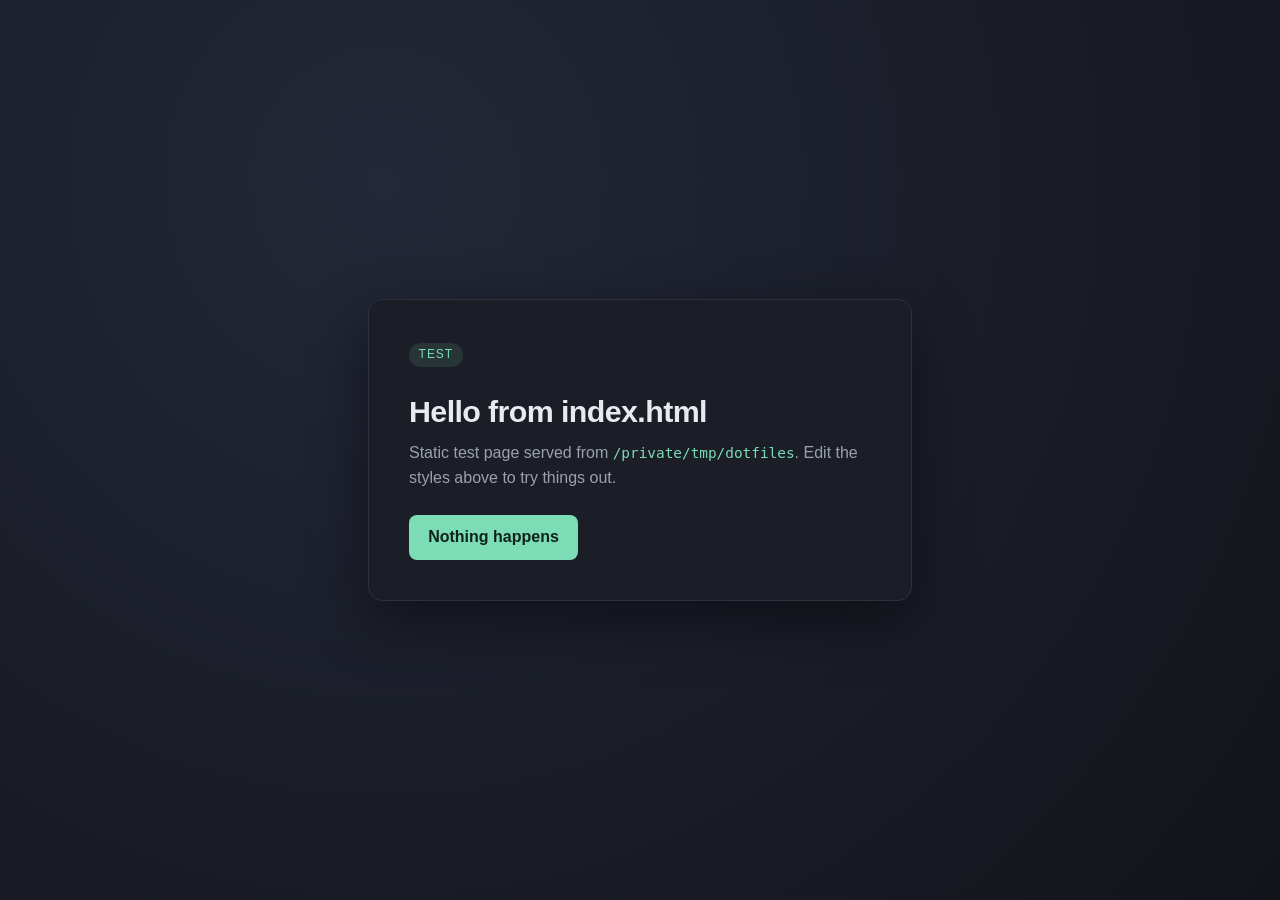
<file: index.html>
<!DOCTYPE html>
<html lang="en">
<head>
<meta charset="utf-8">
<meta name="viewport" content="width=device-width, initial-scale=1">
<title>Test Page</title>
<style>
  :root {
    --bg: #12141a;
    --card: #1b1e26;
    --ink: #e8eaf0;
    --muted: #9aa0ae;
    --accent: #7bdcb5;
  }
  * { box-sizing: border-box; }
  body {
    margin: 0;
    min-height: 100vh;
    display: grid;
    place-items: center;
    background: radial-gradient(circle at 30% 20%, #232838, var(--bg));
    color: var(--ink);
    font: 16px/1.6 ui-sans-serif, -apple-system, "Segoe UI", sans-serif;
  }
  .card {
    max-width: 34rem;
    padding: 2.5rem;
    border: 1px solid #2c3140;
    border-radius: 14px;
    background: var(--card);
    box-shadow: 0 20px 60px rgba(0, 0, 0, .45);
  }
  h1 { margin: 0 0 .25rem; font-size: 1.9rem; letter-spacing: -.02em; }
  .tag {
    display: inline-block;
    margin-bottom: 1.25rem;
    padding: .15rem .6rem;
    border-radius: 999px;
    background: rgba(123, 220, 181, .12);
    color: var(--accent);
    font-size: .75rem;
    text-transform: uppercase;
    letter-spacing: .08em;
  }
  p { margin: 0 0 1.5rem; color: var(--muted); }
  code { color: var(--accent); font-size: .9em; }
  a.btn {
    display: inline-block;
    padding: .6rem 1.2rem;
    border-radius: 8px;
    background: var(--accent);
    color: #10221b;
    font-weight: 600;
    text-decoration: none;
    transition: transform .15s ease, opacity .15s ease;
  }
  a.btn:hover { transform: translateY(-2px); opacity: .9; }
</style>
</head>
<body>
  <main class="card">
    <span class="tag">Test</span>
    <h1>Hello from index.html</h1>
    <p>Static test page served from <code>/private/tmp/dotfiles</code>. Edit the styles above to try things out.</p>
    <a class="btn" href="#">Nothing happens</a>
  </main>
</body>
</html>
</file>
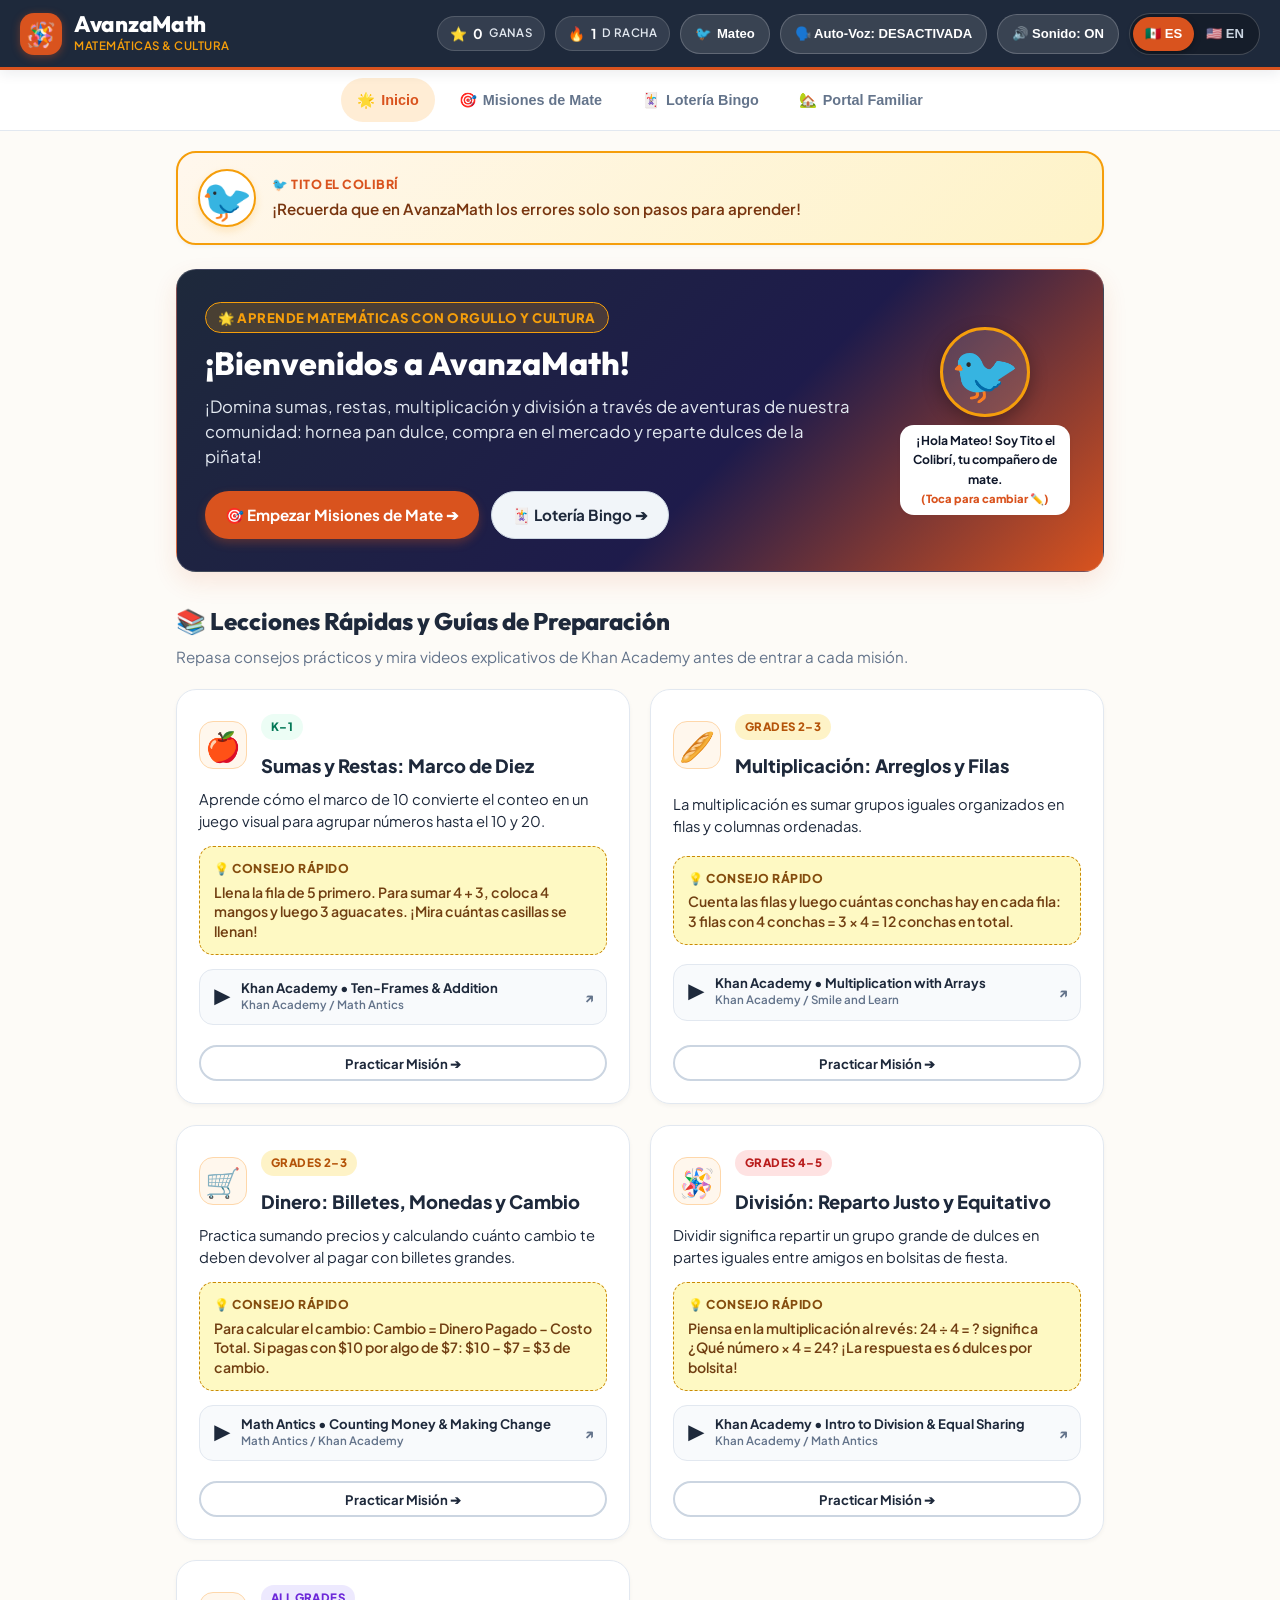
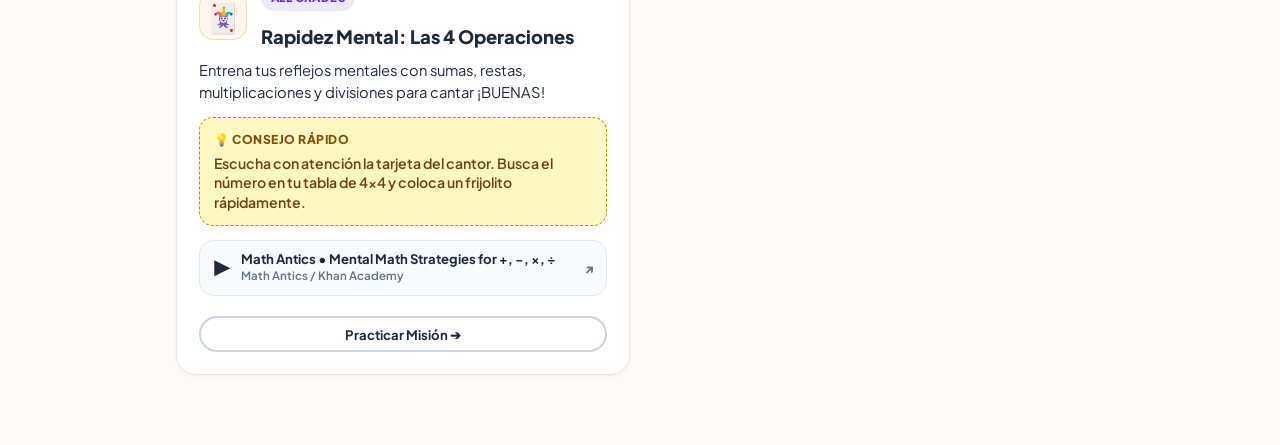
<file: app/index.html>
<!DOCTYPE html>
<html lang="es">
<head>
  <meta charset="UTF-8">
  <meta name="viewport" content="width=device-width, initial-scale=1.0, maximum-scale=1.0, user-scalable=no">
  <title>AvanzaMath — Hispanic Cultural Elementary Math Platform</title>
  <meta name="description" content="Bilingual elementary math learning platform rooted in Hispanic culture. Master addition, subtraction, multiplication, and division with pan dulce, mercados, and piñatas.">
  <meta name="theme-color" content="#D9531E">
  
  <!-- PWA & Mobile Web App Meta -->
  <link rel="manifest" href="manifest.json">
  <link rel="icon" type="image/svg+xml" href="icons/icon.svg">
  <link rel="apple-touch-icon" href="icons/icon.svg">
  <meta name="apple-mobile-web-app-capable" content="yes">
  <meta name="apple-mobile-web-app-status-bar-style" content="black-translucent">
  <meta name="apple-mobile-web-app-title" content="AvanzaMath">

  <!-- Google Fonts -->
  <link rel="preconnect" href="https://fonts.googleapis.com">
  <link rel="preconnect" href="https://fonts.gstatic.com" crossorigin>
  <link href="https://fonts.googleapis.com/css2?family=Outfit:wght@600;700;800;900&family=Plus+Jakarta+Sans:wght@400;500;600;700;800&display=swap" rel="stylesheet">

  <!-- Stylesheet -->
  <link rel="stylesheet" href="css/styles.css">
</head>
<body>

  <!-- App Header -->
  <header class="app-header" role="banner">
    <div class="brand-section" onclick="App.navigateTo('welcome')" role="button" tabindex="0" aria-label="AvanzaMath Home">
      <div class="brand-icon">🪅</div>
      <div class="brand-text">
        <h1>AvanzaMath</h1>
        <p>Matemáticas & Cultura</p>
      </div>
    </div>

    <div class="header-controls">
      <!-- Back to Menu Button -->
      <button class="header-btn hidden" id="btn-back-menu" aria-label="Volver al menú">
        <span>← Menú</span>
      </button>

      <!-- Points / Ganas Badge -->
      <div class="header-badge" id="badge-points" title="Estrellas Ganas">
        <span>⭐</span>
        <span id="header-points">0</span>
        <span id="header-points-text" class="header-badge-label">Ganas</span>
      </div>

      <!-- Daily Streak Badge -->
      <div class="header-badge" id="badge-streak" title="Días Consecutivos de Práctica">
        <span>🔥</span>
        <span id="header-streak">1</span>
        <span id="header-streak-text" class="header-badge-label">d racha</span>
      </div>

      <!-- Student Profile Chip Button -->
      <button class="header-btn header-profile-chip" id="btn-open-profile" title="Pasaporte del Estudiante" onclick="ProfileModal.open()">
        <span id="header-profile-avatar">🐦</span>
        <span id="header-profile-name">Mateo</span>
      </button>

      <!-- Auto Read-Aloud Toggle -->
      <button class="header-btn" id="btn-toggle-autoread" title="Voz Automática / Auto Read-Aloud">
        🗣️ Auto: OFF
      </button>

      <!-- Sound Toggle with Clear Text -->
      <button class="header-btn" id="btn-toggle-sound" title="Efectos de Sonido">
        🔊 FX: ON
      </button>

      <!-- Bilingual Segmented Language Switcher -->
      <div class="lang-segmented-switch" id="lang-switch-group" role="radiogroup" aria-label="Selector de Idioma">
        <button class="lang-segment-btn active" id="lang-btn-es" data-lang="es" title="Cambiar a Español">
          🇲🇽 ES
        </button>
        <button class="lang-segment-btn" id="lang-btn-en" data-lang="en" title="Switch to English">
          🇺🇸 EN
        </button>
      </div>
    </div>
  </header>

  <!-- Navigation Bar -->
  <nav class="app-nav" role="navigation" aria-label="Main Navigation">
    <button class="nav-tab-btn active" data-view="welcome" id="tab-btn-welcome">
      <span>🌟</span> <span id="tab-label-welcome">Inicio</span>
    </button>
    <button class="nav-tab-btn" data-view="quests" id="tab-btn-quests">
      <span>🎯</span> <span id="tab-label-modules">Misiones de Mate</span>
    </button>
    <button class="nav-tab-btn" data-view="loteria" id="tab-btn-loteria">
      <span>🃏</span> <span id="tab-label-loteria">Lotería Bingo</span>
    </button>
    <button class="nav-tab-btn" data-view="family" id="tab-btn-family">
      <span>🏡</span> <span id="tab-label-family">Portal Familiar</span>
    </button>
  </nav>

  <!-- Main Container -->
  <main class="main-container" role="main">

    <!-- Mascot Speech Banner -->
    <section class="mascot-banner animate-fade-in" aria-label="Mascot Greeting">
      <div class="mascot-avatar">🐦</div>
      <div class="mascot-speech">
        <div class="mascot-name">Tito el Colibrí</div>
        <div class="mascot-text" id="mascot-speech-text">
          ¡Hola amiguito! ¿Listo para hornear pan dulce y ganar estrellas de Ganas?
        </div>
      </div>
    </section>

    <!-- 0. Dedicated Welcome & Lesson Guide View (Default Home) -->
    <section id="welcome-view" class="animate-fade-in">
      <!-- Rendered dynamically by WelcomeModule.render() -->
    </section>

    <!-- 1. Math Quests Hub View: Module Grid -->
    <section id="home-hub-view" class="animate-fade-in hidden">
      <div class="modules-grid" id="modules-grid">
        <!-- Module cards populated dynamically by App.renderQuestsHub() -->
      </div>
    </section>

    <!-- 2. Active Quest Workspace View -->
    <section id="module-workspace-view" class="hidden">
      <div id="module-workspace">
        <!-- Interactive Quest component injected here -->
      </div>
    </section>

  </main>

  <!-- Scripts Loading -->
  <script src="js/i18n.js"></script>
  <script src="js/audio.js"></script>
  <script src="js/state.js"></script>
  <script src="js/modules/profileModal.js"></script>
  <script src="js/modules/welcome.js"></script>
  <script src="js/modules/fruitStand.js"></script>
  <script src="js/modules/panaderia.js"></script>
  <script src="js/modules/mercado.js"></script>
  <script src="js/modules/pinata.js"></script>
  <script src="js/modules/loteria.js"></script>
  <script src="js/modules/familyPortal.js"></script>
  <script src="js/app.js"></script>

</body>
</html>
</file>
<file: app/css/styles.css>
/**
 * AvanzaMath - Core Design System & Styling
 * Vibrant Hispanic folk-art color palette, tactile UI, accessible typography.
 */

:root {
  --terracotta: #D9531E;
  --terracotta-hover: #B83F11;
  --terracotta-light: #FFEDD5;
  --marigold: #F59E0B;
  --marigold-light: #FEF3C7;
  --jade: #10B981;
  --jade-light: #D1FAE5;
  --indigo-dark: #1E293B;
  --indigo-deep: #0F172A;
  --bg-parchment: #FDFBF7;
  --card-bg: #FFFFFF;
  --border-light: #E2E8F0;
  --border-subtle: #CBD5E1;
  --text-main: #1E293B;
  --text-muted: #64748B;
  --shadow-sm: 0 2px 4px rgba(0, 0, 0, 0.04);
  --shadow-md: 0 4px 12px rgba(30, 41, 59, 0.08);
  --shadow-lg: 0 10px 25px rgba(217, 83, 30, 0.12);
  --radius-sm: 8px;
  --radius-md: 14px;
  --radius-lg: 20px;
  --radius-full: 9999px;
  --font-heading: 'Outfit', -apple-system, BlinkMacSystemFont, "Segoe UI", Roboto, sans-serif;
  --font-body: 'Plus Jakarta Sans', -apple-system, BlinkMacSystemFont, "Segoe UI", Roboto, sans-serif;
}

* {
  box-sizing: border-box;
  margin: 0;
  padding: 0;
  -webkit-tap-highlight-color: transparent;
}

body {
  font-family: var(--font-body);
  background-color: var(--bg-parchment);
  color: var(--text-main);
  line-height: 1.6;
  min-height: 100vh;
  display: flex;
  flex-direction: column;
}

/* App Header */
.app-header {
  background: var(--indigo-dark);
  color: #FFFFFF;
  padding: 12px 20px;
  display: flex;
  align-items: center;
  justify-content: space-between;
  box-shadow: var(--shadow-md);
  position: sticky;
  top: 0;
  z-index: 100;
  border-bottom: 3px solid var(--terracotta);
}

.brand-section {
  display: flex;
  align-items: center;
  gap: 12px;
  cursor: pointer;
}

.brand-icon {
  width: 42px;
  height: 42px;
  background: var(--terracotta);
  border-radius: var(--radius-md);
  display: flex;
  align-items: center;
  justify-content: center;
  font-size: 1.5rem;
  box-shadow: 0 2px 8px rgba(217, 83, 30, 0.4);
}

.brand-text h1 {
  font-family: var(--font-heading);
  font-size: 1.4rem;
  font-weight: 800;
  color: #FFFFFF;
  line-height: 1.1;
  letter-spacing: -0.3px;
}

.brand-text p {
  font-size: 0.72rem;
  color: var(--marigold);
  font-weight: 600;
  text-transform: uppercase;
  letter-spacing: 0.5px;
}

.header-controls {
  display: flex;
  align-items: center;
  gap: 10px;
}

.header-badge {
  background: rgba(255, 255, 255, 0.1);
  padding: 6px 12px;
  border-radius: var(--radius-full);
  font-size: 0.85rem;
  font-weight: 700;
  display: flex;
  align-items: center;
  gap: 6px;
  color: #FFFFFF;
  border: 1px solid rgba(255, 255, 255, 0.15);
}

.header-badge-label {
  font-size: 0.72rem;
  color: #E2E8F0;
  font-weight: 600;
  text-transform: uppercase;
  letter-spacing: 0.4px;
}

.header-profile-chip {
  background: rgba(255, 255, 255, 0.15);
  border: 1.5px solid var(--marigold);
  font-weight: 800;
  color: #FFFFFF;
}

.header-profile-chip:hover {
  background: var(--marigold);
  color: #0F172A;
}

.header-btn {
  background: rgba(255, 255, 255, 0.12);
  color: #FFFFFF;
  border: 1px solid rgba(255, 255, 255, 0.2);
  padding: 7px 14px;
  border-radius: var(--radius-full);
  font-size: 0.82rem;
  font-weight: 700;
  cursor: pointer;
  display: flex;
  align-items: center;
  gap: 6px;
  transition: all 0.2s ease;
  min-height: 40px;
}

.header-btn:hover {
  background: var(--terracotta);
  border-color: var(--terracotta);
}

.header-btn.active-toggle {
  background: var(--marigold);
  color: #0F172A;
  border-color: var(--marigold);
  font-weight: 800;
}

/* Bilingual Segmented Switch */
.lang-segmented-switch {
  display: inline-flex;
  background: rgba(0, 0, 0, 0.28);
  padding: 3px;
  border-radius: var(--radius-full);
  border: 1px solid rgba(255, 255, 255, 0.2);
}

.lang-segment-btn {
  background: transparent;
  color: #CBD5E1;
  border: none;
  padding: 5px 12px;
  border-radius: var(--radius-full);
  font-size: 0.82rem;
  font-weight: 700;
  cursor: pointer;
  transition: all 0.2s ease;
  min-height: 34px;
  display: flex;
  align-items: center;
  gap: 4px;
}

.lang-segment-btn:hover {
  color: #FFFFFF;
}

.lang-segment-btn.active {
  background: var(--terracotta);
  color: #FFFFFF;
  font-weight: 800;
  box-shadow: 0 2px 6px rgba(0, 0, 0, 0.35);
}

/* Navigation Tabs */
.app-nav {
  background: #FFFFFF;
  border-bottom: 1px solid var(--border-light);
  display: flex;
  justify-content: center;
  gap: 8px;
  padding: 8px 16px;
}

.nav-tab-btn {
  background: transparent;
  border: none;
  padding: 8px 16px;
  border-radius: var(--radius-full);
  font-size: 0.9rem;
  font-weight: 700;
  color: var(--text-muted);
  cursor: pointer;
  transition: all 0.2s ease;
  display: flex;
  align-items: center;
  gap: 6px;
  min-height: 44px;
}

.nav-tab-btn:hover {
  background: var(--bg-parchment);
  color: var(--text-main);
}

.nav-tab-btn.active {
  background: var(--terracotta-light);
  color: var(--terracotta);
}

/* Main Container */
.main-container {
  max-width: 960px;
  margin: 0 auto;
  padding: 20px 16px 40px 16px;
  flex: 1;
  width: 100%;
}

/* Mascot Banner */
.mascot-banner {
  background: linear-gradient(135deg, #FFF7ED 0%, #FEF3C7 100%);
  border: 2px solid var(--marigold);
  border-radius: var(--radius-lg);
  padding: 16px 20px;
  margin-bottom: 24px;
  display: flex;
  align-items: center;
  gap: 16px;
  box-shadow: var(--shadow-sm);
  position: relative;
  overflow: hidden;
}

.mascot-avatar {
  font-size: 2.6rem;
  background: #FFFFFF;
  width: 58px;
  height: 58px;
  border-radius: 50%;
  display: flex;
  align-items: center;
  justify-content: center;
  border: 2px solid var(--marigold);
  box-shadow: 0 4px 8px rgba(245, 158, 11, 0.2);
  flex-shrink: 0;
}

.mascot-speech {
  flex: 1;
}

.mascot-name {
  font-size: 0.78rem;
  font-weight: 800;
  text-transform: uppercase;
  color: var(--terracotta);
  letter-spacing: 0.5px;
  margin-bottom: 2px;
}

.mascot-text {
  font-size: 0.95rem;
  color: #78350F;
  font-weight: 600;
}

/* Welcome Hero Card */
.welcome-hero-card {
  background: linear-gradient(135deg, var(--indigo-dark) 0%, #1E1B4B 60%, var(--terracotta) 100%);
  color: #FFFFFF;
  border-radius: var(--radius-lg);
  padding: 32px 28px;
  margin-bottom: 30px;
  display: grid;
  grid-template-columns: 1fr 180px;
  gap: 24px;
  align-items: center;
  box-shadow: var(--shadow-lg);
  position: relative;
  overflow: hidden;
  border: 1px solid rgba(255, 255, 255, 0.15);
}

@media (max-width: 768px) {
  .welcome-hero-card {
    grid-template-columns: 1fr;
    padding: 24px 20px;
    text-align: center;
  }
}

.welcome-hero-badge {
  display: inline-block;
  background: rgba(245, 158, 11, 0.2);
  color: var(--marigold);
  border: 1px solid var(--marigold);
  padding: 4px 12px;
  border-radius: var(--radius-full);
  font-size: 0.82rem;
  font-weight: 800;
  text-transform: uppercase;
  letter-spacing: 0.5px;
  margin-bottom: 12px;
}

.welcome-hero-title {
  font-family: var(--font-heading);
  font-size: 2rem;
  font-weight: 800;
  line-height: 1.15;
  margin-bottom: 12px;
  color: #FFFFFF;
}

.welcome-hero-subtitle {
  font-size: 1.05rem;
  line-height: 1.5;
  color: #E2E8F0;
  max-width: 650px;
  margin-bottom: 22px;
}

.welcome-hero-actions {
  display: flex;
  gap: 12px;
  flex-wrap: wrap;
}

@media (max-width: 768px) {
  .welcome-hero-actions {
    justify-content: center;
  }
}

.btn-hero-cta {
  font-size: 1.05rem;
  padding: 12px 24px;
  background: linear-gradient(135deg, var(--terracotta) 0%, var(--marigold) 100%);
  color: #FFFFFF;
  border: none;
  font-weight: 800;
  box-shadow: 0 4px 14px rgba(217, 83, 30, 0.4);
}

.welcome-hero-visual {
  display: flex;
  flex-direction: column;
  align-items: center;
  justify-content: center;
  text-align: center;
}

.welcome-mascot-circle {
  font-size: 3.5rem;
  width: 90px;
  height: 90px;
  background: rgba(255, 255, 255, 0.12);
  border: 3px solid var(--marigold);
  border-radius: 50%;
  display: flex;
  align-items: center;
  justify-content: center;
  box-shadow: 0 6px 18px rgba(0, 0, 0, 0.3);
  margin-bottom: 8px;
}

.welcome-mascot-bubble {
  background: #FFFFFF;
  color: #0F172A;
  padding: 6px 12px;
  border-radius: var(--radius-md);
  font-size: 0.76rem;
  font-weight: 700;
  box-shadow: var(--shadow-sm);
  max-width: 170px;
}

/* Quick Lessons Section */
.welcome-lessons-section {
  margin-bottom: 30px;
}

.section-heading-bar {
  margin-bottom: 20px;
}

.section-title {
  font-family: var(--font-heading);
  font-size: 1.5rem;
  font-weight: 800;
  color: var(--indigo-dark);
  margin-bottom: 4px;
}

.section-subtitle {
  font-size: 0.95rem;
  color: var(--text-muted);
}

.lessons-grid {
  display: grid;
  grid-template-columns: repeat(auto-fit, minmax(320px, 1fr));
  gap: 20px;
}

.lesson-card {
  background: #FFFFFF;
  border: 1px solid var(--border-light);
  border-radius: var(--radius-lg);
  padding: 22px;
  box-shadow: var(--shadow-sm);
  display: flex;
  flex-direction: column;
  justify-content: space-between;
  transition: transform 0.2s ease, box-shadow 0.2s ease;
}

.lesson-card:hover {
  transform: translateY(-3px);
  box-shadow: var(--shadow-md);
  border-color: var(--marigold);
}

.lesson-card-header {
  display: flex;
  align-items: center;
  gap: 14px;
  margin-bottom: 12px;
}

.lesson-icon-box {
  width: 48px;
  height: 48px;
  background: #FFF7ED;
  border: 1px solid #FED7AA;
  border-radius: var(--radius-md);
  display: flex;
  align-items: center;
  justify-content: center;
  font-size: 1.8rem;
  flex-shrink: 0;
}

.lesson-title {
  font-size: 1.15rem;
  font-weight: 800;
  color: var(--indigo-dark);
  margin-top: 4px;
  line-height: 1.25;
}

.lesson-desc {
  font-size: 0.92rem;
  color: var(--text-main);
  line-height: 1.45;
  margin-bottom: 14px;
}

.lesson-tip-box {
  background: #FEF9C3;
  border: 1px dashed #CA8A04;
  border-radius: var(--radius-md);
  padding: 12px 14px;
  margin-bottom: 14px;
}

.tip-badge {
  font-size: 0.76rem;
  font-weight: 800;
  text-transform: uppercase;
  color: #854D0E;
  letter-spacing: 0.5px;
  margin-bottom: 4px;
}

.tip-text {
  font-size: 0.88rem;
  color: #713F12;
  font-weight: 600;
  line-height: 1.4;
}

.lesson-video-link-box {
  margin-bottom: 12px;
}

.video-link-pill {
  display: flex;
  align-items: center;
  gap: 10px;
  background: #F8FAFC;
  border: 1px solid #E2E8F0;
  border-radius: var(--radius-md);
  padding: 10px 12px;
  text-decoration: none;
  color: var(--indigo-dark);
  transition: all 0.2s ease;
}

.video-link-pill:hover {
  background: #EFF6FF;
  border-color: #93C5FD;
}

.play-icon {
  font-size: 1.3rem;
  flex-shrink: 0;
}

.video-info {
  flex: 1;
  display: flex;
  flex-direction: column;
}

.video-name {
  font-size: 0.82rem;
  font-weight: 700;
  color: #1E293B;
  line-height: 1.25;
}

.video-provider {
  font-size: 0.72rem;
  color: #64748B;
  font-weight: 600;
}

.external-icon {
  font-size: 0.85rem;
  color: #64748B;
  font-weight: 800;
}

/* Modules Grid (Home Hub) */
.modules-grid {
  display: grid;
  grid-template-columns: repeat(auto-fit, minmax(280px, 1fr));
  gap: 18px;
}

.module-card {
  background: var(--card-bg);
  border: 1px solid var(--border-light);
  border-radius: var(--radius-lg);
  padding: 22px 20px;
  cursor: pointer;
  transition: transform 0.25s cubic-bezier(0.34, 1.56, 0.64, 1), box-shadow 0.25s ease, border-color 0.25s ease;
  position: relative;
  box-shadow: var(--shadow-sm);
  display: flex;
  flex-direction: column;
}

.module-card:hover {
  transform: translateY(-4px);
  box-shadow: var(--shadow-lg);
  border-color: var(--terracotta);
}

.module-card-icon {
  font-size: 2.2rem;
  margin-bottom: 12px;
}

.module-badge {
  display: inline-block;
  align-self: flex-start;
  padding: 4px 10px;
  border-radius: var(--radius-full);
  font-size: 0.72rem;
  font-weight: 800;
  text-transform: uppercase;
  letter-spacing: 0.4px;
  margin-bottom: 10px;
}

.badge-k1 { background: #ECFDF5; color: #047857; }
.badge-23 { background: #FEF3C7; color: #B45309; }
.badge-45 { background: #FEE2E2; color: #B91C1C; }
.badge-game { background: #EDE9FE; color: #6D28D9; }
.badge-family { background: #E0F2FE; color: #0369A1; }

.module-card-title {
  font-family: var(--font-heading);
  font-size: 1.25rem;
  font-weight: 700;
  color: var(--indigo-dark);
  margin-bottom: 6px;
}

.module-card-desc {
  font-size: 0.88rem;
  color: var(--text-muted);
  line-height: 1.45;
  margin-bottom: 16px;
  flex: 1;
}

.module-card-footer {
  display: flex;
  align-items: center;
  justify-content: space-between;
  font-size: 0.85rem;
  font-weight: 700;
  color: var(--terracotta);
  border-top: 1px solid #F1F5F9;
  padding-top: 12px;
}

.arrow-indicator {
  transition: transform 0.2s ease;
}

.module-card:hover .arrow-indicator {
  transform: translateX(4px);
}

/* Quest Workspace Card */
.quest-card {
  background: var(--card-bg);
  border: 1px solid var(--border-light);
  border-radius: var(--radius-lg);
  padding: 24px;
  box-shadow: var(--shadow-md);
}

.quest-header {
  display: flex;
  align-items: center;
  justify-content: space-between;
  margin-bottom: 16px;
  padding-bottom: 12px;
  border-bottom: 1px solid var(--border-light);
}

.quest-tag {
  font-family: var(--font-heading);
  font-size: 1.2rem;
  font-weight: 800;
  color: var(--indigo-dark);
}

.audio-btn {
  background: var(--terracotta-light);
  color: var(--terracotta);
  border: 1px solid var(--terracotta);
  padding: 8px 14px;
  border-radius: var(--radius-full);
  font-size: 0.85rem;
  font-weight: 700;
  cursor: pointer;
  display: flex;
  align-items: center;
  gap: 6px;
  transition: all 0.2s ease;
  min-height: 42px;
}

.audio-btn:hover {
  background: var(--terracotta);
  color: #FFFFFF;
}

.story-prompt {
  background: #FFFBEB;
  border: 1px solid #FDE68A;
  border-left: 4px solid var(--marigold);
  border-radius: var(--radius-md);
  padding: 16px;
  font-size: 1.05rem;
  color: #78350F;
  margin-bottom: 20px;
  line-height: 1.5;
}

/* Ten Frame Manipulative (Module 1) */
.manipulative-zone {
  background: #F8FAFC;
  border: 1px solid var(--border-light);
  border-radius: var(--radius-md);
  padding: 18px;
  margin-bottom: 20px;
}

.manipulative-title {
  font-size: 0.88rem;
  font-weight: 700;
  color: var(--indigo-dark);
  margin-bottom: 12px;
}

.ten-frame {
  display: grid;
  grid-template-columns: repeat(5, 1fr);
  grid-template-rows: repeat(2, 1fr);
  gap: 8px;
  background: #FFFFFF;
  border: 3px solid var(--indigo-dark);
  border-radius: var(--radius-md);
  padding: 10px;
  max-width: 440px;
  margin: 0 auto 14px auto;
}

.ten-frame-slot {
  height: 64px;
  border: 2px dashed var(--border-subtle);
  border-radius: var(--radius-sm);
  display: flex;
  align-items: center;
  justify-content: center;
  cursor: pointer;
  position: relative;
  transition: background 0.15s ease;
}

.ten-frame-slot:hover {
  background: #FEF3C7;
}

.slot-number {
  position: absolute;
  top: 4px;
  left: 6px;
  font-size: 0.65rem;
  color: #94A3B8;
  font-weight: 700;
}

.bean-item {
  font-size: 2rem;
  user-select: none;
  animation: popIn 0.2s cubic-bezier(0.34, 1.56, 0.64, 1);
}

.manipulative-controls {
  display: flex;
  align-items: center;
  justify-content: center;
  gap: 12px;
}

.bean-counter-badge {
  background: var(--indigo-dark);
  color: #FFFFFF;
  padding: 6px 14px;
  border-radius: var(--radius-full);
  font-size: 0.85rem;
  font-weight: 700;
}

/* Baking Tray (Module 2: Panadería) */
.flavor-selector-bar {
  display: flex;
  align-items: center;
  gap: 10px;
  margin-bottom: 16px;
  flex-wrap: wrap;
}

.flavor-label {
  font-size: 0.85rem;
  font-weight: 700;
  color: var(--text-muted);
}

.btn-flavor {
  background: #FFFFFF;
  border: 1px solid var(--border-light);
  padding: 6px 12px;
  border-radius: var(--radius-full);
  font-size: 0.82rem;
  font-weight: 700;
  cursor: pointer;
  transition: all 0.2s ease;
}

.btn-flavor.active {
  background: var(--terracotta-light);
  border-color: var(--terracotta);
  color: var(--terracotta);
}

.baking-tray-container {
  background: #334155;
  border: 4px solid #1E293B;
  border-radius: var(--radius-lg);
  padding: 16px;
  margin-bottom: 20px;
  box-shadow: inset 0 2px 6px rgba(0,0,0,0.3);
}

.baking-tray-header {
  display: flex;
  justify-content: space-between;
  color: #CBD5E1;
  font-size: 0.82rem;
  font-weight: 700;
  margin-bottom: 12px;
}

.array-tag {
  background: var(--marigold);
  color: #0F172A;
  padding: 2px 8px;
  border-radius: var(--radius-full);
  font-weight: 800;
}

.baking-tray {
  display: grid;
  gap: 10px;
  max-width: 480px;
  margin: 0 auto;
}

.concha-slot {
  background: #1E293B;
  border-radius: var(--radius-md);
  height: 60px;
  display: flex;
  align-items: center;
  justify-content: center;
  box-shadow: inset 0 2px 4px rgba(0,0,0,0.4);
}

.concha-glyph {
  font-size: 2rem;
  user-select: none;
}

/* Cash Register / Tiendita (Module 3: Mercado) */
.cash-register-panel {
  display: grid;
  grid-template-columns: 1fr 1fr;
  gap: 18px;
  margin-bottom: 20px;
}

@media (max-width: 640px) {
  .cash-register-panel {
    grid-template-columns: 1fr;
  }
}

.receipt-card {
  background: #FFFFFF;
  border: 1px solid var(--border-light);
  border-radius: var(--radius-md);
  padding: 16px;
  box-shadow: var(--shadow-sm);
  font-size: 0.9rem;
}

.receipt-header {
  font-weight: 800;
  text-align: center;
  color: var(--indigo-dark);
  margin-bottom: 10px;
  padding-bottom: 6px;
  border-bottom: 2px dashed var(--border-subtle);
}

.receipt-item-row, .receipt-row {
  display: flex;
  justify-content: space-between;
  margin-bottom: 6px;
}

.receipt-divider {
  border-top: 1px solid var(--border-subtle);
  margin: 10px 0;
}

.money-tray-zone {
  background: #F8FAFC;
  border: 1px solid var(--border-light);
  border-radius: var(--radius-md);
  padding: 16px;
}

.money-tray-title {
  font-size: 0.85rem;
  font-weight: 700;
  margin-bottom: 10px;
}

.money-bank {
  display: grid;
  grid-template-columns: repeat(2, 1fr);
  gap: 8px;
  margin-bottom: 12px;
}

.bill-btn {
  background: #ECFDF5;
  border: 2px solid var(--jade);
  color: #065F46;
  font-weight: 800;
  padding: 10px;
  border-radius: var(--radius-md);
  font-size: 1rem;
  cursor: pointer;
  transition: transform 0.15s ease, background 0.15s ease;
  min-height: 48px;
}

.bill-btn:hover {
  background: #D1FAE5;
  transform: scale(1.02);
}

.change-counter-box {
  display: flex;
  align-items: center;
  justify-content: space-between;
  background: #FFFFFF;
  padding: 8px 12px;
  border-radius: var(--radius-md);
  border: 1px solid var(--border-subtle);
  font-weight: 700;
}

.change-amount {
  font-size: 1.3rem;
  color: var(--jade);
  font-weight: 800;
}

/* Piñata (Module 4) */
.pinata-display-zone {
  background: linear-gradient(180deg, #F0FDF4 0%, #ECFDF5 100%);
  border: 2px dashed var(--jade);
  border-radius: var(--radius-lg);
  padding: 20px;
  margin-bottom: 20px;
  text-align: center;
}

.pinata-mascot-box {
  position: relative;
  display: inline-block;
  margin-bottom: 14px;
}

.pinata-icon {
  font-size: 3.5rem;
  display: inline-block;
}

.pinata-candy-shower {
  display: flex;
  justify-content: center;
  gap: 8px;
  flex-wrap: wrap;
  margin-top: 8px;
  min-height: 36px;
}

.candy-sparkle {
  font-size: 1.6rem;
}

.party-bags-row {
  display: flex;
  justify-content: center;
  gap: 12px;
  flex-wrap: wrap;
}

.party-bag-slot {
  background: #FFFFFF;
  border: 1px solid var(--border-subtle);
  border-radius: var(--radius-md);
  padding: 10px 14px;
  display: flex;
  flex-direction: column;
  align-items: center;
  box-shadow: var(--shadow-sm);
}

.bag-icon { font-size: 1.8rem; }
.bag-label { font-size: 0.75rem; font-weight: 700; color: var(--text-muted); margin-top: 2px; }

/* Lotería Module */
.loteria-op-filter-bar {
  display: flex;
  gap: 8px;
  margin-bottom: 16px;
  flex-wrap: wrap;
  justify-content: center;
}

.btn-op-filter {
  background: #FFFFFF;
  border: 1px solid var(--border-light);
  color: var(--text-main);
  padding: 6px 14px;
  border-radius: var(--radius-full);
  font-size: 0.82rem;
  font-weight: 700;
  cursor: pointer;
  transition: all 0.2s ease;
  min-height: 38px;
  box-shadow: var(--shadow-sm);
}

.btn-op-filter:hover {
  border-color: var(--terracotta);
  color: var(--terracotta);
}

.btn-op-filter.active {
  background: var(--terracotta);
  color: #FFFFFF;
  border-color: var(--terracotta);
  box-shadow: 0 2px 6px rgba(217, 83, 30, 0.3);
}

.loteria-game-layout {
  display: grid;
  grid-template-columns: 220px 1fr;
  gap: 20px;
  margin-bottom: 20px;
}

@media (max-width: 640px) {
  .loteria-game-layout {
    grid-template-columns: 1fr;
  }
}

.loteria-caller-box {
  background: var(--indigo-dark);
  color: #FFFFFF;
  border-radius: var(--radius-lg);
  padding: 16px;
  text-align: center;
  border-top: 4px solid var(--marigold);
}

.caller-label {
  font-size: 0.78rem;
  font-weight: 800;
  text-transform: uppercase;
  letter-spacing: 0.5px;
  color: var(--marigold);
  margin-bottom: 10px;
}

.caller-card {
  background: #FFFFFF;
  color: var(--indigo-dark);
  border-radius: var(--radius-md);
  padding: 18px 12px;
  box-shadow: var(--shadow-md);
}

.caller-tag {
  font-size: 0.72rem;
  font-weight: 800;
  color: #94A3B8;
  letter-spacing: 0.5px;
  margin-bottom: 6px;
}

.caller-equation {
  font-family: var(--font-heading);
  font-size: 1.8rem;
  font-weight: 800;
  color: var(--terracotta);
  line-height: 1.2;
}

.caller-hint {
  font-size: 1rem;
  color: var(--text-muted);
  font-weight: 700;
  margin-top: 4px;
}

.loteria-player-board {
  background: #FFFBEB;
  border: 2px solid var(--marigold);
  border-radius: var(--radius-lg);
  padding: 16px;
}

.board-header {
  display: flex;
  justify-content: space-between;
  align-items: center;
  margin-bottom: 12px;
  font-weight: 800;
  color: #78350F;
}

.loteria-grid {
  display: grid;
  grid-template-columns: repeat(4, 1fr);
  gap: 8px;
  margin-bottom: 16px;
}

.loteria-cell {
  background: #FFFFFF;
  border: 2px solid #FDE68A;
  border-radius: var(--radius-md);
  height: 68px;
  display: flex;
  align-items: center;
  justify-content: center;
  cursor: pointer;
  position: relative;
  transition: transform 0.15s ease, background 0.15s ease;
  box-shadow: var(--shadow-sm);
}

.loteria-cell:hover {
  transform: scale(1.04);
  border-color: var(--marigold);
  background: #FFFDF0;
}

.cell-number {
  font-family: var(--font-heading);
  font-size: 1.4rem;
  font-weight: 800;
  color: var(--indigo-dark);
}

.cell-frijolito {
  position: absolute;
  top: 50%;
  left: 50%;
  transform: translate(-50%, -50%);
  font-size: 1.8rem;
  animation: popIn 0.2s cubic-bezier(0.34, 1.56, 0.64, 1);
}

.btn-buenas {
  width: 100%;
  font-size: 1.2rem;
  padding: 12px;
  background: linear-gradient(135deg, var(--terracotta) 0%, var(--marigold) 100%);
}

/* Family Portal Module */
.family-welcome-banner {
  display: flex;
  align-items: center;
  gap: 16px;
  background: #EFF6FF;
  border: 1px solid #BFDBFE;
  border-radius: var(--radius-md);
  padding: 16px;
  margin-bottom: 20px;
}

.family-welcome-icon {
  font-size: 2.4rem;
}

/* Family Passport Sync Box */
.family-passport-sync-box {
  background: #FFFFFF;
  border: 2px solid var(--marigold);
  border-radius: var(--radius-md);
  padding: 14px 18px;
  margin-bottom: 20px;
  box-shadow: var(--shadow-sm);
}

.passport-info-row {
  display: flex;
  justify-content: space-between;
  align-items: center;
  flex-wrap: wrap;
  gap: 10px;
}

.sync-label {
  font-size: 0.78rem;
  font-weight: 700;
  text-transform: uppercase;
  color: var(--text-muted);
  letter-spacing: 0.5px;
  display: block;
}

.sync-name {
  font-size: 1.15rem;
  color: var(--indigo-dark);
  font-weight: 800;
  margin-right: 6px;
}

.sync-code {
  font-family: monospace;
  font-size: 0.92rem;
  font-weight: 700;
  color: var(--terracotta);
  background: #FFF7ED;
  padding: 2px 8px;
  border-radius: var(--radius-full);
}

.passport-connect-input-zone {
  margin-top: 14px;
  padding-top: 12px;
  border-top: 1px dashed var(--border-light);
}

.passport-prompt-label {
  font-size: 0.82rem;
  font-weight: 700;
  color: var(--indigo-dark);
}

/* Tamper Alert Card */
.tamper-alert-card {
  background: #FEF2F2;
  border: 2px solid #EF4444;
  border-radius: var(--radius-md);
  padding: 14px 18px;
  display: flex;
  align-items: flex-start;
  gap: 14px;
  margin-bottom: 20px;
  box-shadow: 0 4px 12px rgba(239, 68, 68, 0.15);
}

.tamper-alert-icon {
  font-size: 2rem;
  flex-shrink: 0;
  line-height: 1;
}

.tamper-alert-title {
  color: #991B1B;
  font-size: 1.05rem;
  font-weight: 800;
  margin: 0 0 4px 0;
}

.tamper-alert-text {
  color: #B91C1C;
  font-size: 0.88rem;
  line-height: 1.4;
  margin: 0;
}

/* Verified Digital Signature Badge */
.verified-badge-chip {
  background: #ECFDF5;
  border: 1.5px solid #10B981;
  color: #065F46;
  border-radius: var(--radius-full);
  padding: 8px 16px;
  display: inline-flex;
  align-items: center;
  gap: 8px;
  font-size: 0.88rem;
  font-weight: 800;
  margin-bottom: 20px;
  box-shadow: var(--shadow-sm);
}

.family-stats-grid {
  display: grid;
  grid-template-columns: repeat(3, 1fr);
  gap: 12px;
  margin-bottom: 20px;
}

.family-stat-card {
  background: #FFFFFF;
  border: 1px solid var(--border-light);
  border-radius: var(--radius-md);
  padding: 14px;
  text-align: center;
  box-shadow: var(--shadow-sm);
}

.stat-number {
  font-family: var(--font-heading);
  font-size: 1.5rem;
  font-weight: 800;
  color: var(--indigo-dark);
}

.stat-label {
  font-size: 0.78rem;
  color: var(--text-muted);
  font-weight: 600;
}

.mastery-section {
  background: #F8FAFC;
  border: 1px solid var(--border-light);
  border-radius: var(--radius-md);
  padding: 16px;
  margin-bottom: 20px;
}

.mastery-section h4 {
  font-size: 0.95rem;
  font-weight: 800;
  margin-bottom: 14px;
  color: var(--indigo-dark);
}

.mastery-item {
  margin-bottom: 12px;
}

.mastery-header {
  display: flex;
  justify-content: space-between;
  font-size: 0.85rem;
  margin-bottom: 4px;
}

.progress-bar-track {
  height: 10px;
  background: #E2E8F0;
  border-radius: var(--radius-full);
  overflow: hidden;
}

.progress-bar-fill {
  height: 100%;
  border-radius: var(--radius-full);
  transition: width 0.4s ease;
}

.fill-terracotta { background: var(--terracotta); }
.fill-gold { background: var(--marigold); }
.fill-jade { background: var(--jade); }
.fill-indigo { background: var(--indigo-dark); }

.family-challenge-card {
  background: #FFFBEB;
  border: 2px solid var(--marigold);
  border-radius: var(--radius-md);
  padding: 16px;
  margin-bottom: 20px;
}

.challenge-tag {
  font-weight: 800;
  color: #B45309;
  font-size: 0.9rem;
  margin-bottom: 6px;
}

.family-actions-row {
  display: flex;
  gap: 12px;
  flex-wrap: wrap;
}

.btn-whatsapp {
  background: #25D366;
  color: #FFFFFF;
  font-weight: 700;
  border: none;
  padding: 12px 20px;
  border-radius: var(--radius-full);
  cursor: pointer;
  font-size: 0.92rem;
  flex: 1;
  min-height: 48px;
}

.btn-whatsapp:hover {
  background: #1EBE5D;
}

/* General Answer & Feedback Controls */
.answer-interaction-zone {
  margin-top: 20px;
  padding-top: 16px;
  border-top: 1px solid var(--border-light);
  text-align: center;
}

.equation-display {
  display: flex;
  align-items: center;
  justify-content: center;
  gap: 12px;
  font-family: var(--font-heading);
  font-size: 1.8rem;
  font-weight: 800;
  color: var(--indigo-dark);
  margin-bottom: 18px;
}

.math-operator {
  color: var(--terracotta);
}

.answer-box-blank {
  background: #FEF3C7;
  border: 2px dashed var(--marigold);
  padding: 4px 18px;
  border-radius: var(--radius-md);
  color: #B45309;
  min-width: 60px;
}

.answer-box-correct {
  background: #D1FAE5;
  border: 2px solid var(--jade);
  padding: 4px 18px;
  border-radius: var(--radius-md);
  color: #065F46;
  min-width: 60px;
}

.numpad-grid {
  display: flex;
  justify-content: center;
  gap: 8px;
  flex-wrap: wrap;
  max-width: 500px;
  margin: 0 auto 16px auto;
}

.btn-numpad {
  width: 54px;
  height: 54px;
  border-radius: var(--radius-md);
  font-size: 1.3rem;
  font-weight: 800;
  background: #FFFFFF;
  border: 2px solid var(--border-subtle);
  color: var(--indigo-dark);
  cursor: pointer;
  transition: all 0.15s ease;
  box-shadow: var(--shadow-sm);
}

.btn-numpad:hover {
  background: var(--terracotta-light);
  border-color: var(--terracotta);
  color: var(--terracotta);
  transform: translateY(-2px);
}

.options-pill-grid {
  display: flex;
  justify-content: center;
  gap: 12px;
  flex-wrap: wrap;
  margin-bottom: 16px;
}

.btn-option-choice {
  background: #FFFFFF;
  border: 2px solid var(--indigo-dark);
  color: var(--indigo-dark);
  font-family: var(--font-heading);
  font-size: 1.2rem;
  font-weight: 800;
  padding: 12px 24px;
  border-radius: var(--radius-full);
  cursor: pointer;
  transition: all 0.15s ease;
  min-height: 50px;
  box-shadow: var(--shadow-sm);
}

.btn-option-choice:hover {
  background: var(--terracotta);
  border-color: var(--terracotta);
  color: #FFFFFF;
  transform: translateY(-2px);
}

/* Feedback Box */
.feedback-box {
  border-radius: var(--radius-md);
  padding: 16px;
  margin-top: 16px;
  text-align: center;
}

.feedback-success {
  background: #ECFDF5;
  border: 2px solid var(--jade);
  color: #065F46;
}

.feedback-hint {
  background: #FFFBEB;
  border: 2px solid var(--marigold);
  color: #92400E;
}

.feedback-title {
  font-family: var(--font-heading);
  font-size: 1.2rem;
  font-weight: 800;
  margin-bottom: 4px;
}

.feedback-sub {
  font-size: 0.95rem;
  margin-bottom: 12px;
}

/* General Buttons */
.btn {
  font-family: var(--font-body);
  font-weight: 700;
  border-radius: var(--radius-full);
  cursor: pointer;
  transition: all 0.2s ease;
  display: inline-flex;
  align-items: center;
  justify-content: center;
  gap: 8px;
  border: none;
  min-height: 48px;
  padding: 10px 20px;
  font-size: 0.95rem;
}

.btn-primary {
  background: var(--terracotta);
  color: #FFFFFF;
  box-shadow: 0 4px 10px rgba(217, 83, 30, 0.3);
}

.btn-primary:hover {
  background: var(--terracotta-hover);
  transform: translateY(-2px);
}

.btn-secondary {
  background: #F1F5F9;
  color: var(--text-main);
  border: 1px solid var(--border-subtle);
}

.btn-secondary:hover {
  background: #E2E8F0;
}

.btn-outline {
  background: transparent;
  border: 2px solid var(--border-subtle);
  color: var(--text-main);
}

.btn-outline:hover {
  background: #F8FAFC;
  border-color: var(--text-main);
}

.btn-sm {
  min-height: 36px;
  padding: 6px 14px;
  font-size: 0.82rem;
}

.btn-next {
  min-width: 180px;
}

/* Utility Helpers */
.hidden { display: none !important; }
.mt-2 { margin-top: 8px; }

/* Micro-Animations */
@keyframes popIn {
  0% { transform: scale(0.6); opacity: 0; }
  80% { transform: scale(1.15); }
  100% { transform: scale(1); opacity: 1; }
}

@keyframes floatAnimation {
  0%, 100% { transform: translateY(0); }
  50% { transform: translateY(-8px); }
}

@keyframes shakeAnimation {
  0%, 100% { transform: translateX(0); }
  25% { transform: translateX(-6px); }
  75% { transform: translateX(6px); }
}

.animate-pop { animation: popIn 0.3s cubic-bezier(0.34, 1.56, 0.64, 1) forwards; }
.animate-float { animation: floatAnimation 3s ease-in-out infinite; }
.animate-shake { animation: shakeAnimation 0.3s ease-in-out; }
.animate-fade-in { animation: fadeIn 0.25s ease-out; }

@keyframes fadeIn {
  from { opacity: 0; transform: translateY(6px); }
  to { opacity: 1; transform: translateY(0); }
}

/* Profile & Avatar Modal */
.modal-backdrop {
  position: fixed;
  top: 0;
  left: 0;
  right: 0;
  bottom: 0;
  background: rgba(15, 23, 42, 0.75);
  backdrop-filter: blur(4px);
  display: flex;
  align-items: center;
  justify-content: center;
  z-index: 1000;
  padding: 16px;
}

.modal-dialog {
  background: #FFFFFF;
  border-radius: var(--radius-lg);
  max-width: 520px;
  width: 100%;
  max-height: 90vh;
  overflow-y: auto;
  box-shadow: var(--shadow-lg);
  border: 2px solid var(--marigold);
}

.modal-header {
  padding: 18px 20px;
  border-bottom: 1px solid var(--border-light);
  display: flex;
  justify-content: space-between;
  align-items: center;
}

.modal-title {
  font-family: var(--font-heading);
  font-size: 1.3rem;
  font-weight: 800;
  color: var(--indigo-dark);
  margin: 0;
}

.btn-modal-close {
  background: #F1F5F9;
  border: none;
  width: 32px;
  height: 32px;
  border-radius: 50%;
  font-size: 1.1rem;
  font-weight: 800;
  cursor: pointer;
  display: flex;
  align-items: center;
  justify-content: center;
  color: #64748B;
  transition: all 0.2s ease;
}

.btn-modal-close:hover {
  background: var(--terracotta);
  color: #FFFFFF;
}

.modal-body {
  padding: 20px;
}

.modal-section-label {
  display: block;
  font-size: 0.85rem;
  font-weight: 800;
  text-transform: uppercase;
  color: var(--indigo-dark);
  letter-spacing: 0.5px;
  margin-bottom: 10px;
}

.avatar-selection-grid {
  display: grid;
  grid-template-columns: repeat(2, 1fr);
  gap: 12px;
}

.avatar-card-option {
  background: #FFFFFF;
  border: 2px solid var(--border-light);
  border-radius: var(--radius-md);
  padding: 12px;
  display: flex;
  align-items: center;
  gap: 12px;
  cursor: pointer;
  transition: all 0.2s ease;
}

.avatar-card-option:hover {
  border-color: var(--marigold);
  transform: translateY(-2px);
}

.avatar-card-option.selected {
  border-color: var(--terracotta);
  background: #FFF7ED;
  box-shadow: 0 2px 8px rgba(217, 83, 30, 0.25);
}

.avatar-icon-large {
  font-size: 2rem;
  width: 44px;
  height: 44px;
  background: #F8FAFC;
  border-radius: 50%;
  display: flex;
  align-items: center;
  justify-content: center;
  flex-shrink: 0;
}

.avatar-meta {
  display: flex;
  flex-direction: column;
}

.avatar-meta strong {
  font-size: 0.88rem;
  color: var(--indigo-dark);
}

.avatar-trait {
  font-size: 0.74rem;
  color: var(--text-muted);
  font-weight: 600;
}

.form-group {
  margin-top: 16px;
}

.input-action-row {
  display: flex;
  gap: 8px;
}

.form-input {
  flex: 1;
  border: 2px solid var(--border-light);
  border-radius: var(--radius-md);
  padding: 10px 14px;
  font-size: 0.95rem;
  font-weight: 700;
  font-family: inherit;
  outline: none;
  transition: border-color 0.2s ease;
}

.form-input:focus {
  border-color: var(--terracotta);
}

.passport-code-card {
  background: linear-gradient(135deg, #FFFBEB 0%, #FEF3C7 100%);
  border: 1.5px dashed var(--marigold);
  border-radius: var(--radius-md);
  padding: 14px;
  text-align: center;
}

.passport-header {
  font-size: 0.78rem;
  font-weight: 800;
  text-transform: uppercase;
  color: #78350F;
  letter-spacing: 0.5px;
  margin-bottom: 6px;
}

.passport-code-badge {
  font-family: 'Space Grotesk', var(--font-heading), monospace;
  font-size: 1.25rem;
  font-weight: 800;
  color: var(--terracotta);
  letter-spacing: 1px;
  background: #FFFFFF;
  padding: 6px 14px;
  border-radius: var(--radius-md);
  display: inline-block;
  box-shadow: var(--shadow-sm);
  margin-bottom: 8px;
}

.passport-desc {
  font-size: 0.8rem;
  color: #78350F;
  line-height: 1.35;
  margin-bottom: 10px;
}

.passport-qr-box {
  display: flex;
  justify-content: center;
}

.qr-stamp-visual {
  background: #FFFFFF;
  border: 2px solid #CA8A04;
  border-radius: var(--radius-md);
  padding: 8px 14px;
  display: inline-flex;
  flex-direction: column;
  align-items: center;
  gap: 4px;
}

.qr-pattern {
  display: grid;
  grid-template-columns: repeat(3, 20px);
  gap: 2px;
  font-size: 1.1rem;
}

.qr-label {
  font-size: 0.68rem;
  font-weight: 800;
  color: #713F12;
  text-transform: uppercase;
}

.modal-footer {
  padding: 14px 20px 20px;
  border-top: 1px solid var(--border-light);
}

.btn-block {
  width: 100%;
}

/* Print Stylesheet for Worksheets */
@media print {
  body { background: #FFFFFF; font-size: 12pt; }
  .app-header, .app-nav, .mascot-banner, .header-controls, .family-actions-row, .btn { display: none !important; }
  .quest-card { border: none; box-shadow: none; padding: 0; }
}
</file>
